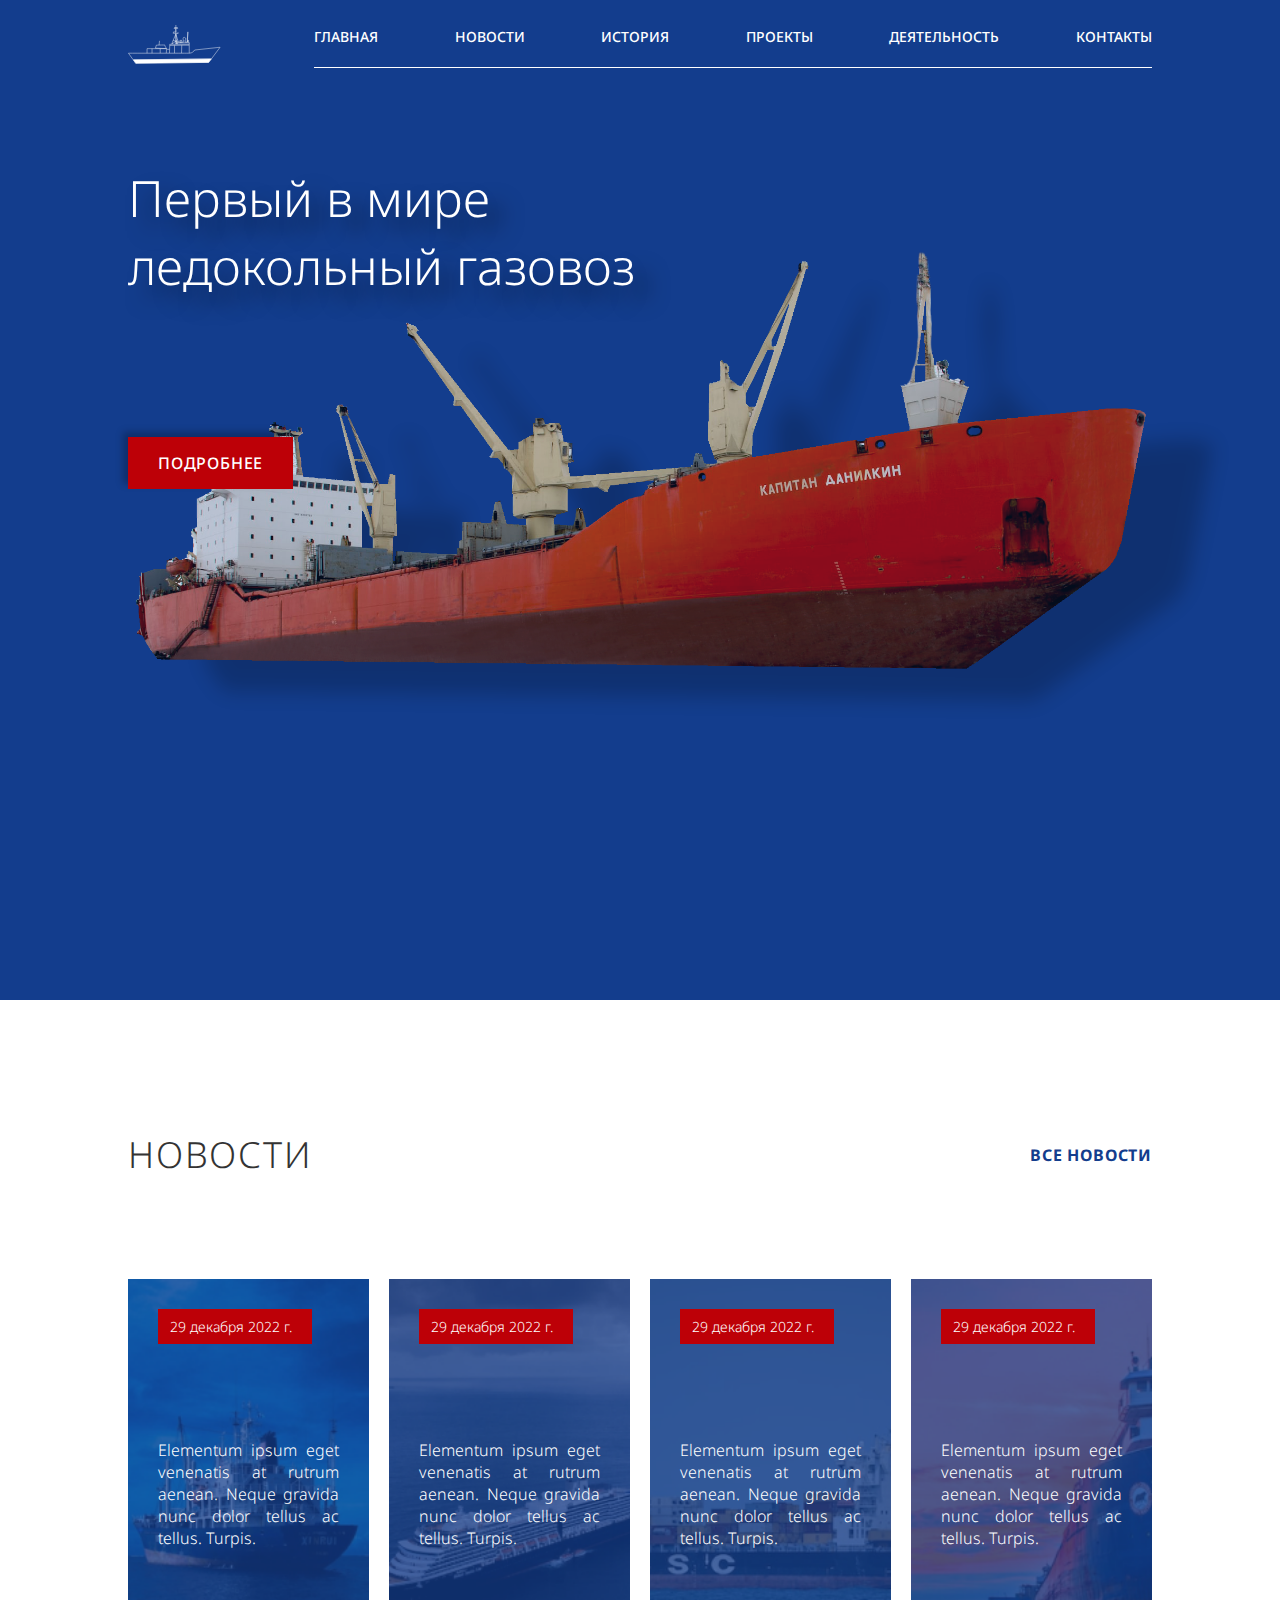
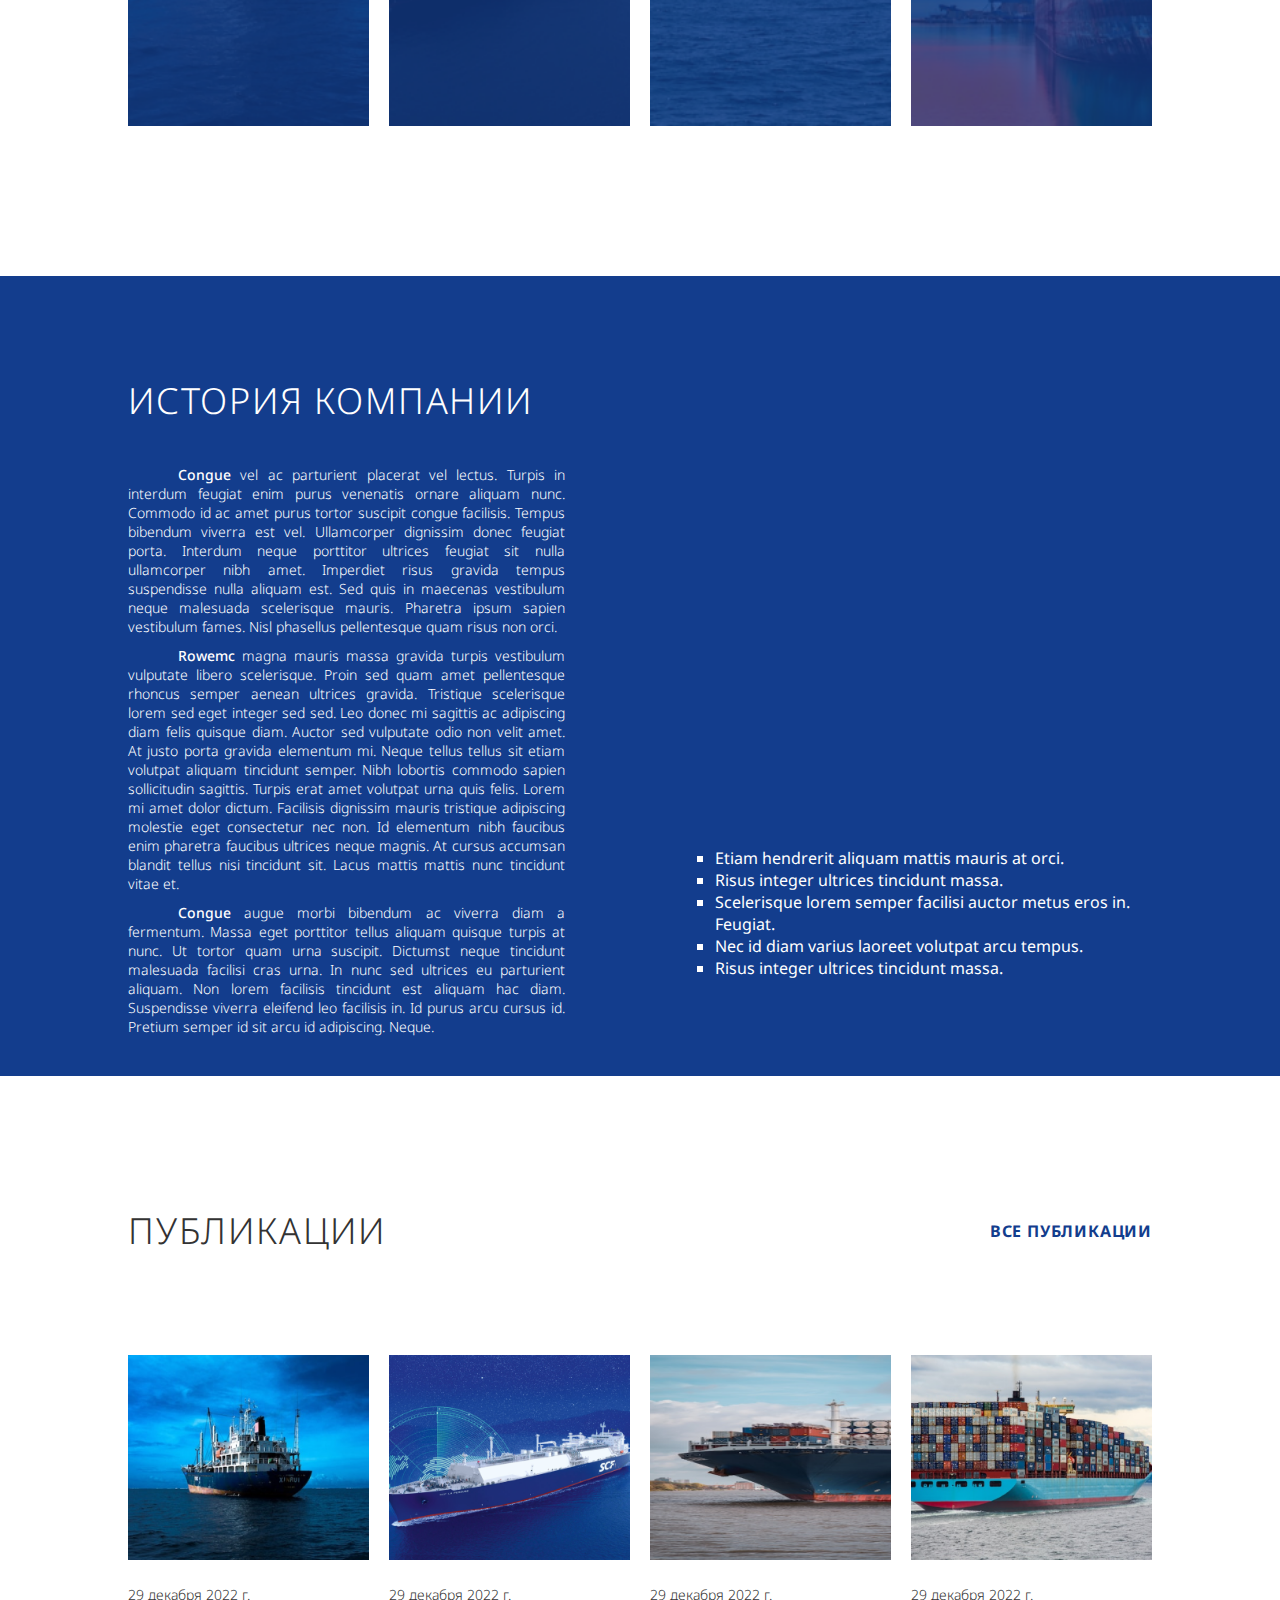
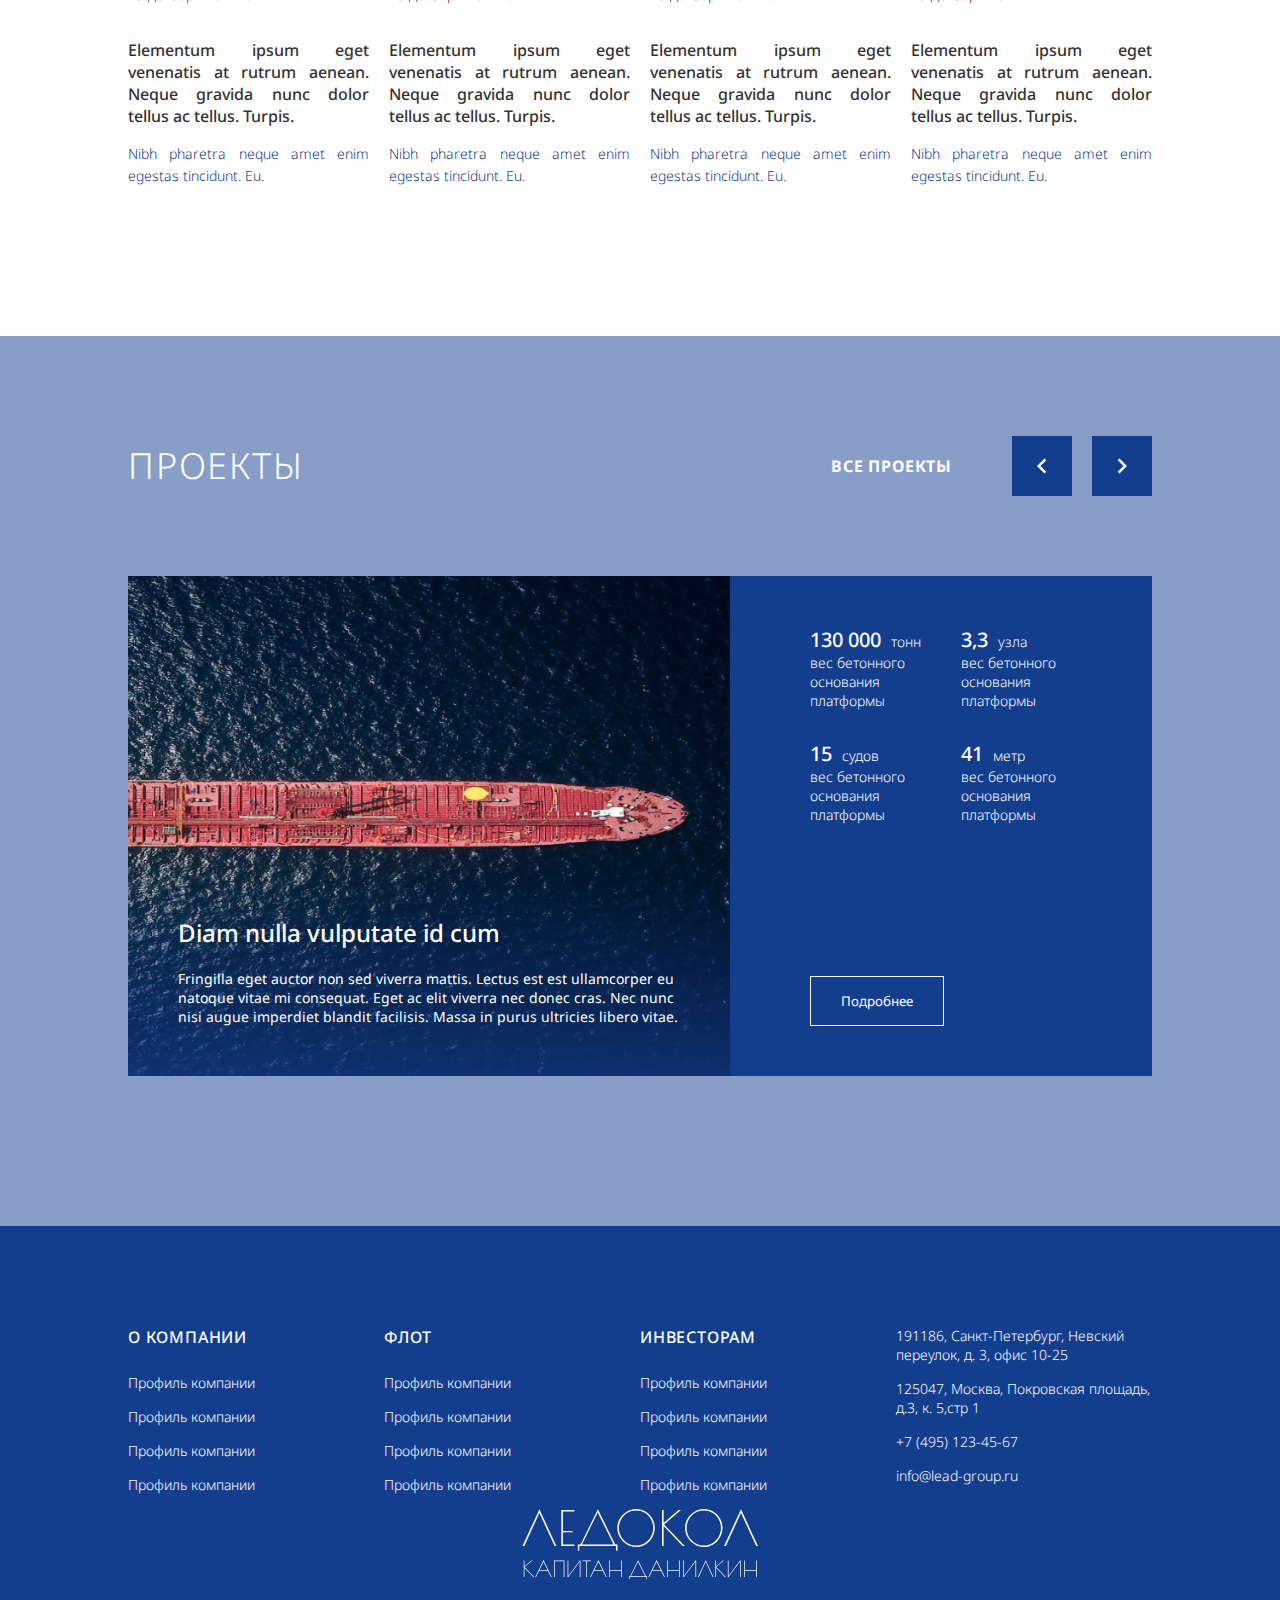
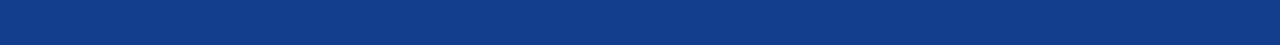
<file: index.html>
<!DOCTYPE html>
<html lang="en">
<head>
    <meta charset="UTF-8">
    <meta name="viewport" content="width=device-width, initial-scale=1.0">
    <link rel="preconnect" href="https://fonts.googleapis.com">
    <link rel="preconnect" href="https://fonts.gstatic.com" crossorigin>
    <link href="https://fonts.googleapis.com/css2?family=Noto+Sans:wght@100;200;300;400;500;600&display=swap" rel="stylesheet">
    <link rel="stylesheet" type="text/css" href="style/main.css"></link>
    <link rel="stylesheet" media"only screen and (max-width:1200px)" href="style/main-media.css">
    <link rel="icon" type="image/svg" href="image/icon.svg">
    <title>Главная</title>
</head>
<body>
    <header>
        <section id="main">
            <div class="header__head">
                <div class="head__logo" >
                    <img src="image/logo3.svg" alt="logo">
                </div>
                <nav class="header__menu">
                    <ul class="menu menu_visible">
                        <li class="menu__item"><a href="#main">Главная</a></li>
                        <li class="menu__item"><a href="#news">Новости</a></li>
                        <li class="menu__item"><a href="#history">История</a></li>
                        <li class="menu__item"><a href="#projects">Проекты</a></li>
                        <li class="menu__item"><a href="html/works.html">Деятельность</a></li>
                        <li class="menu__item"><a href="html/contacts.html">Контакты</a></li>
                    </ul>
                </nav>
                <div class="hamburger__menu">
                    <input id="menu__toggle" type="checkbox" />
                    <label class="menu__btn" for="menu__toggle">
                      <span></span>
                    </label>
                
                    <ul class="menu__box">
                        <li><a class="menu__item" href="#main">Главная</a></li>
                        <li><a class="menu__item" href="#news">Новости</a></li>
                        <li><a class="menu__item" href="#history">История</a></li>
                        <li><a class="menu__item" href="#projects">Проекты</a></li>
                        <li><a class="menu__item" href="html/works.html">Деятельность</a></li>
                        <li><a class="menu__item" href="html/contacts.html">Контакты</a></li>
                    </ul>
                </div>
            </div>
            
            <div class="header__container">
                <div class="container__container">
                    <h1 class="container__h1"><span>Первый в мире</span> ледокольный газовоз</h1>
                    <div class="container__text">
                        Et elementum penatibus lacinia eget ut amet lorem. Id lectus magna quis odio in. In mi vitae ultrices et luctus eu gravida tincidunt cras. Quisque pellentesque mollis ut sed.
                    </div>
                    <button class="container__button_more">Подробнее</button>
                    <div class="container__slider_nav" id="header__slider_nav">
                        <button class="slider_nav__button left">
                            <img src="image/btn_left.svg" alt="<">
                        </button>
                        <button class="slider_nav__button right">
                            <img src="image/btn_right.svg" alt=">">
                        </button>
                    </div>
                    <div class="container__board">
                        <h3 class="board__title">Танкер-газовоз СПГ <span>«КАПИТАН ДАНИЛКИН»</span> </h3>
                        <div class="board__content">
                            <div class="board__content__items">
                                <p class="">Грузовместимость: <span>172 600м3</span></p>
                                <p class="">Ледопроходимость: <span>2,1 м</span></p>
                                <p class="">Ледовый класс: <span>Arc7</span></p>
                            </div>
                            <div class="board__content__img">
                                <img src="image/board_ship.svg" alt="ship">
                            </div>
                        </div>
                    </div>
                </div>
                <div class="ship_animated">
                    <img src="image/ship_animated.png" alt="">
                </div>   
            </div>
            
        </section>
    </header>
    <main>
        <section id="news" class="section__news">
            <div class="news__header">
                <h2 class="news__header_h2">Новости</h2>
                <h4 class="news__header_h4"><a href="#">Все новости</a></h4>
            </div>
            <div class="news__content">
                <div class="news__content_block" style="background: 50%/ cover no-repeat url(/image/news_1.png);">
                    <div class="block__date">29 декабря 2022 г.</div>
                    <div class="block__text">
                        <p>
                            Elementum ipsum eget venenatis at rutrum aenean. Neque gravida nunc dolor tellus ac tellus. Turpis.
                        </p>
                        <p>
                            <span>Euismod nunc vel sit orci odio eget semper pharetra risus. Nibh pharetra neque amet enim egestas tincidunt. Eu.</span>
                        </p>  
                    </div>
                </div>
                <div class="news__content_block hide" style="background: 50%/ cover no-repeat url(/image/news_2.png);">
                    <div class="block__date">29 декабря 2022 г.</div>
                    <div class="block__text">
                        <p>
                            Elementum ipsum eget venenatis at rutrum aenean. Neque gravida nunc dolor tellus ac tellus. Turpis.
                        </p>
                        <p>
                            <span>Euismod nunc vel sit orci odio eget semper pharetra risus. Nibh pharetra neque amet enim egestas tincidunt. Eu.</span>
                        </p>  
                    </div>
                </div>
                <div class="news__content_block hide"  style="background: 50%/ cover no-repeat url(/image/news_3.png);">
                    <div class="block__date">29 декабря 2022 г.</div>
                    <div class="block__text">
                        <p>
                            Elementum ipsum eget venenatis at rutrum aenean. Neque gravida nunc dolor tellus ac tellus. Turpis.
                        </p>
                        <p>
                            <span>Euismod nunc vel sit orci odio eget semper pharetra risus. Nibh pharetra neque amet enim egestas tincidunt. Eu.</span>
                        </p>  
                    </div>
                </div>
                <div class="news__content_block hide" style="background: 50%/ cover no-repeat url(/image/news_4.png);">
                    <div class="block__date">29 декабря 2022 г.</div>
                    <div class="block__text">
                        <p>
                            Elementum ipsum eget venenatis at rutrum aenean. Neque gravida nunc dolor tellus ac tellus. Turpis.
                        </p>
                        <p>
                            <span>Euismod nunc vel sit orci odio eget semper pharetra risus. Nibh pharetra neque amet enim egestas tincidunt. Eu.</span>
                        </p>  
                    </div>
                </div>
            </div>
        </section>
        <section id="history" class="section__history">
            <div class="history__container">
                <div class="history__header">
                    <h2>История компании</h2>
                </div>
                <div class="history__content">
                    <div class="history__content_block">
                        <p>
                            <span>Congue</span> vel ac parturient placerat vel lectus. Turpis in interdum feugiat enim purus venenatis ornare aliquam nunc. Commodo id ac amet purus tortor suscipit congue facilisis. Tempus bibendum viverra est vel. Ullamcorper dignissim donec feugiat porta. Interdum neque porttitor ultrices feugiat sit nulla ullamcorper nibh amet. Imperdiet risus gravida tempus suspendisse nulla aliquam est. Sed quis in maecenas vestibulum neque malesuada scelerisque mauris. Pharetra ipsum sapien vestibulum fames. Nisl phasellus pellentesque quam risus non orci.
                        </p> 
                        <p>
                            <span>Rowemc</span> magna mauris massa gravida turpis vestibulum vulputate libero scelerisque. Proin sed quam amet pellentesque rhoncus semper aenean ultrices gravida. Tristique scelerisque lorem sed eget integer sed sed. Leo donec mi sagittis ac adipiscing diam felis quisque diam. Auctor sed vulputate odio non velit amet. At justo porta gravida elementum mi. Neque tellus tellus sit etiam volutpat aliquam tincidunt semper. Nibh lobortis commodo sapien sollicitudin sagittis. Turpis erat amet volutpat urna quis felis. Lorem mi amet dolor dictum. Facilisis dignissim mauris tristique adipiscing molestie eget consectetur nec non. Id elementum nibh faucibus enim pharetra faucibus ultrices neque magnis. At cursus accumsan blandit tellus nisi tincidunt sit. Lacus mattis mattis nunc tincidunt vitae et.
                        </p>
                        <p>
                            <span>Congue</span> augue morbi bibendum ac viverra diam a fermentum. Massa eget porttitor tellus aliquam quisque turpis at nunc. Ut tortor quam urna suscipit. Dictumst neque tincidunt malesuada facilisi cras urna. In nunc sed ultrices eu parturient aliquam. Non lorem facilisis tincidunt est aliquam hac diam. Suspendisse viverra eleifend leo facilisis in. Id purus arcu cursus id. Pretium semper id sit arcu id adipiscing. Neque.
                        </p>
                    </div>
                    <div class="history__content_block">
                        <img src="image/history_line.png" alt="history">
                        <ul>
                            <li>Etiam hendrerit aliquam mattis mauris at orci.</li>
                            <li>Risus integer ultrices tincidunt massa.</li>
                            <li>Scelerisque lorem semper facilisi auctor metus eros in. Feugiat.</li>
                            <li>Nec id diam varius laoreet volutpat arcu tempus.</li>
                            <li>Risus integer ultrices tincidunt massa.</li>
                        </ul>
                    </div>
                </div>
            </div>
        </section>
        <section class="section__publish">
            <div class="publish__header">
                <h2 class="publish__header_h2">Публикации</h2>
                <h4 class="publish__header_h4"><a href="#">Все публикации</a></h4>
            </div>
            <div class="publish__content">
                <div class="publish__content_block" >
                    <div class="block__image">
                        <img src="image/publish_1.png" alt="">
                    </div>
                    <div class="block__date">29 декабря 2022 г.</div>
                    <div class="block__text">
                        <p>
                            Elementum ipsum eget venenatis at rutrum aenean. Neque gravida nunc dolor tellus ac tellus. Turpis.
                        </p> 
                        <p>
                            <a href="">Nibh pharetra neque amet enim egestas tincidunt. Eu.</a>
                        </p> 
                    </div>
                </div>
                <div class="publish__content_block hide" >
                    <div class="block__image">
                        <img src="image/publish_2.png" alt="">
                    </div>
                    <div class="block__date">29 декабря 2022 г.</div>
                    <div class="block__text">
                        <p>
                            Elementum ipsum eget venenatis at rutrum aenean. Neque gravida nunc dolor tellus ac tellus. Turpis.
                        </p> 
                        <p>
                            <a href="">Nibh pharetra neque amet enim egestas tincidunt. Eu.</a>
                        </p> 
                    </div>
                </div>
                <div class="publish__content_block hide" >
                    <div class="block__image">
                        <img src="image/publish_3.png" alt="">
                    </div>
                    <div class="block__date">29 декабря 2022 г.</div>
                    <div class="block__text">
                        <p>
                            Elementum ipsum eget venenatis at rutrum aenean. Neque gravida nunc dolor tellus ac tellus. Turpis.
                        </p> 
                        <p>
                            <a href="">Nibh pharetra neque amet enim egestas tincidunt. Eu.</a>
                        </p> 
                    </div>
                </div>
                <div class="publish__content_block hide" >
                    <div class="block__image">
                        <img src="image/publish_4.png" alt="">
                    </div>
                    <div class="block__date">29 декабря 2022 г.</div>
                    <div class="block__text">
                        <p>
                            Elementum ipsum eget venenatis at rutrum aenean. Neque gravida nunc dolor tellus ac tellus. Turpis.
                        </p> 
                        <p>
                            <a href="">Nibh pharetra neque amet enim egestas tincidunt. Eu.</a>
                        </p> 
                    </div>
                </div>
            </div>
        </section>
        <section id="projects" class="section__projects">
            <div class="projects__container">
                <div class="projects__header">
                    <h2 class="projects__header_h2">Проекты</h2>
                    <h4 class="projects__header_h4"><a href="#">Все проекты</a></h4>
                    <div class="container__slider_nav" id="projects__slider_nav">
                        <button class="slider_nav__button left">
                            <img src="image/btn_left.svg" alt="<">
                        </button>
                        <button class="slider_nav__button right">
                            <img src="image/btn_right.svg" alt=">">
                        </button>
                    </div>
                </div>
                <div class="projects__content">
                    <div class="projects__content_block" >
                        <div class="block__title" style="background: 50%/ cover no-repeat url(/image/projects_1.png);">
                            <div class="title_text">
                                <h2>Diam nulla vulputate id cum</h2>
                                <p>Fringilla eget auctor non sed viverra mattis. Lectus est est ullamcorper eu natoque vitae mi consequat. Eget ac elit viverra nec donec cras. Nec nunc nisi augue imperdiet blandit facilisis. Massa in purus ultricies libero vitae.</p>
                            </div>
                        </div>
                        <div class="block__info">
                            <div class="block__info_content">
                                <div class="content_item">
                                    <p><span>130 000</span>тонн</p>
                                    <p>вес бетонного основания платформы</p>
                                </div>
                                <div class="content_item">
                                    <p><span>3,3</span>узла</p>
                                    <p>вес бетонного основания платформы</p>
                                </div>
                                <div class="content_item">
                                    <p><span>15</span>судов</p>
                                    <p>вес бетонного основания платформы</p>
                                </div>
                                <div class="content_item">
                                    <p><span>41</span>метр</p>
                                    <p>вес бетонного основания платформы</p>
                                </div>
                            </div>
                            <button class="block__info_button">Подробнее</button>  
                        </div>
                    </div>
                </div>
            </div>
        </section>
    </main>
    <footer>
        <section id="footer">
            <div class="footer__container">
                
                <div class="footer__content">
                    <div class="block">
                        <h5>О компании</h5>
                        <p><a href="">Профиль компании</a></p>
                        <p><a href="">Профиль компании</a></p>
                        <p><a href="">Профиль компании</a></p>
                        <p><a href="">Профиль компании</a></p>
                    </div>
                    <div class="block">
                        <h5>Флот</h5>
                        <p><a href="">Профиль компании</a></p>
                        <p><a href="">Профиль компании</a></p>
                        <p><a href="">Профиль компании</a></p>
                        <p><a href="">Профиль компании</a></p>
                    </div>
                    <div class="block">
                        <h5>Инвесторам</h5>
                        <p><a href="">Профиль компании</a></p>
                        <p><a href="">Профиль компании</a></p>
                        <p><a href="">Профиль компании</a></p>
                        <p><a href="">Профиль компании</a></p>
                    </div>
                    <div class="block">
                        <p>191186, Санкт-Петербург, Невский переулок, д. 3, офис 10-25</p>
                        <p>125047, Москва, Покровская площадь, д.3, к. 5,стр 1</p>
                        <p>+7 (495) 123-45-67</p>
                        <p><span>info@lead-group.ru</span></p>
                        
                    </div>
                </div>
                <div class="footer__title">
                    <img src="image/logo2.svg" alt="logo">
                </div>
            </div>
        </section>
    </footer>
</body>
</html>
</file>
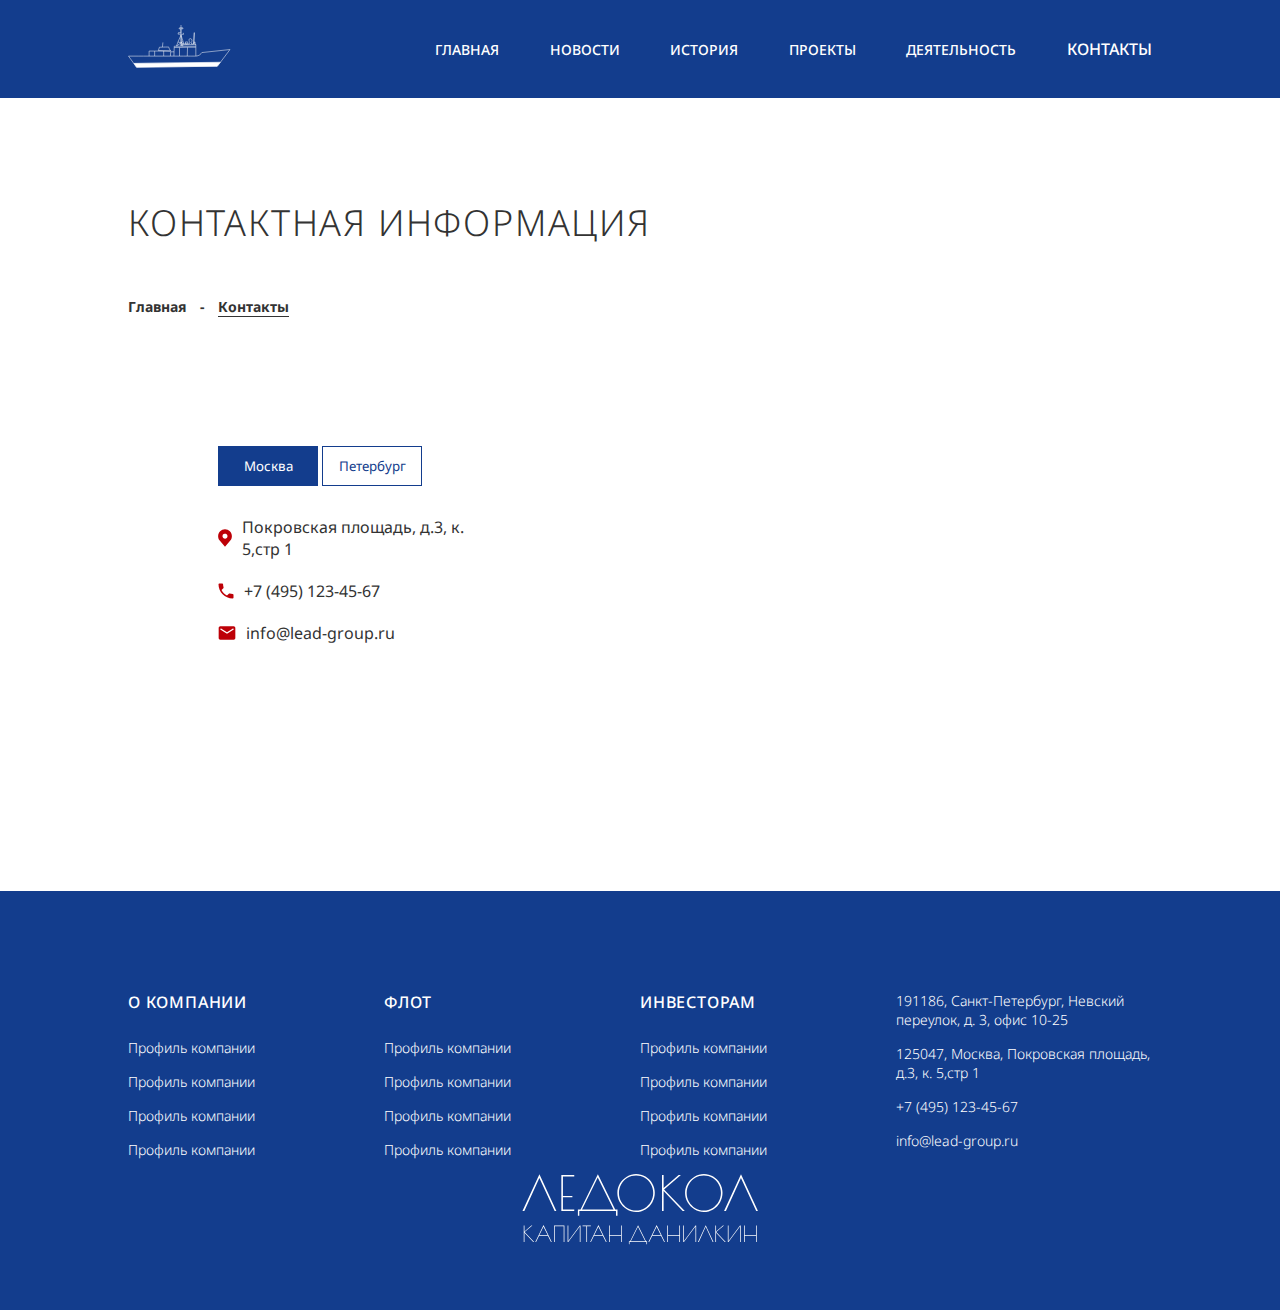
<file: html/contacts.html>
<!DOCTYPE html>
<html lang="en">
<head>
    <meta charset="UTF-8">
    <meta name="viewport" content="width=device-width, initial-scale=1.0">
    <link rel="preconnect" href="https://fonts.googleapis.com">
    <link rel="preconnect" href="https://fonts.gstatic.com" crossorigin>
    <link href="https://fonts.googleapis.com/css2?family=Noto+Sans:wght@100;200;300;400;500;600&display=swap" rel="stylesheet">
    <link rel="stylesheet" type="text/css" href="../style/contacts.css"></link>
    <link rel="stylesheet" media"only screen and (max-width:1200px)" href="../style/contacts-media.css">
    <link rel="icon" type="image/svg" href="../image/icon.svg">
    <title>Контакты</title>
</head>
<body>
    <header>
        <section id="main">
            <div class="header__head">
                <div class="head__logo" >
                    <img src="../image/logo3.svg" alt="logo">
                </div>
                <nav class="header__menu">
                    <ul class="menu menu_visible">
                        <li class="menu__item"><a href="../index.html">Главная</a></li>
                        <li class="menu__item"><a href="../index.html#news">Новости</a></li>
                        <li class="menu__item"><a href="../index.html#history">История</a></li>
                        <li class="menu__item"><a href="../index.html#projects">Проекты</a></li>
                        <li class="menu__item"><a href="works.html">Деятельность</a></li>
                        <li class="menu__item"><a href="../index.html#contacts" class="tek">Контакты</a></li>
                    </ul>
                </nav>
                <div class="hamburger__menu">
                    <input id="menu__toggle" type="checkbox" />
                    <label class="menu__btn" for="menu__toggle">
                      <span></span>
                    </label>
                
                    <ul class="menu__box">
                        <li ><a class="menu__item" href="../index.html">Главная</a></li>
                        <li ><a class="menu__item" href="../index.html#news">Новости</a></li>
                        <li ><a class="menu__item" href="../index.html#history">История</a></li>
                        <li ><a class="menu__item" href="../index.html#projects">Проекты</a></li>
                        <li><a class="menu__item" href="../html/works.html">Деятельность</a></li>
                        <li><a class="menu__item" href="">Контакты</a></li>
                    </ul>
                </div>
            </div> 
        </section>
    </header>
    <main>
        <section id="contacts" class="section__contacts">
            <div class="contacts__container">
                <div class="contacts__header">
                    <h2>Контактная информация</h2>
                    <h5>
                        <a href="/">Главная</a>
                        <span>-</span>
                        <a href="" class="tek">Контакты</a>
                    </h5>
                </div>                 
                <div class="contacts__content">
                    <div class="contacts__content_block">
                        <iframe src="https://yandex.ru/map-widget/v1/?um=constructor%3A9d58d9047417d7c567f9e7c6d745ef88a06f3f341d228c6ceffce212ecf35ea4&amp;source=constructor" width="1000" height="500" frameborder="0"></iframe>
                        <div class="block_info">
                            <button>Москва</button>
                            <button class="tek">Петербург</button>
                            <div class="info_item">
                                <img src="../image/teg.svg" alt="">
                                <p>Покровская площадь, д.3, к. 5,стр 1</p>
                            </div>
                            <div class="info_item">
                                <img src="../image/phone.svg" alt="">
                                <p>+7 (495) 123-45-67</p>
                            </div>
                            <div class="info_item">
                                <img src="../image/email.svg" alt="">
                                <p>info@lead-group.ru</p>
                            </div>
                        </div>
                    </div>
                </div>
            </div>
        </section>
    </main>
    <footer>
        <section id="footer">
            <div class="footer__container">
                
                <div class="footer__content">
                    <div class="block">
                        <h5>О компании</h5>
                        <p><a href="">Профиль компании</a></p>
                        <p><a href="">Профиль компании</a></p>
                        <p><a href="">Профиль компании</a></p>
                        <p><a href="">Профиль компании</a></p>
                    </div>
                    <div class="block">
                        <h5>Флот</h5>
                        <p><a href="">Профиль компании</a></p>
                        <p><a href="">Профиль компании</a></p>
                        <p><a href="">Профиль компании</a></p>
                        <p><a href="">Профиль компании</a></p>
                    </div>
                    <div class="block">
                        <h5>Инвесторам</h5>
                        <p><a href="">Профиль компании</a></p>
                        <p><a href="">Профиль компании</a></p>
                        <p><a href="">Профиль компании</a></p>
                        <p><a href="">Профиль компании</a></p>
                    </div>
                    <div class="block">
                        <p>191186, Санкт-Петербург, Невский переулок, д. 3, офис 10-25</p>
                        <p>125047, Москва, Покровская площадь, д.3, к. 5,стр 1</p>
                        <p>+7 (495) 123-45-67</p>
                        <p><span>info@lead-group.ru</span></p>
                    </div>
                </div>
                <div class="footer__title">
                    <img src="../image/logo2.svg" alt="logo">
                </div>
            </div>
        </section>
    </footer>
</body>
</html>
</file>
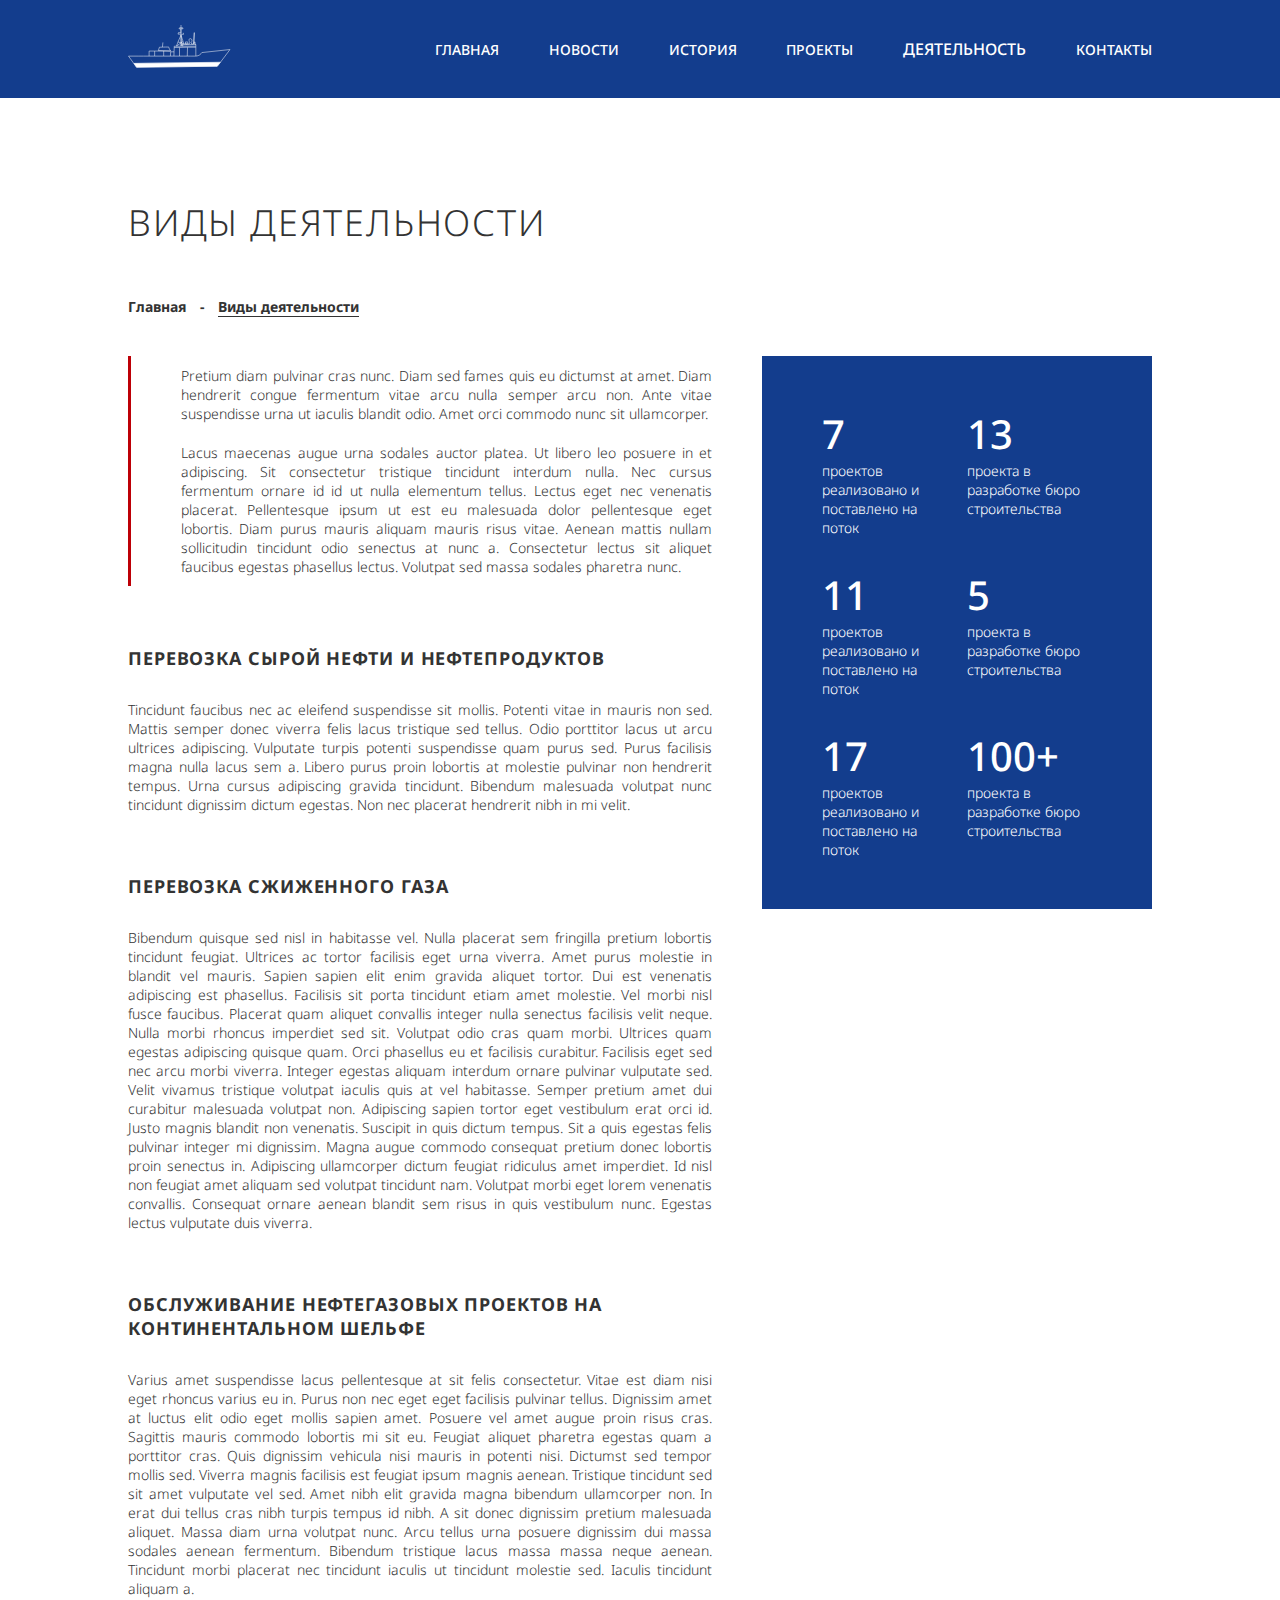
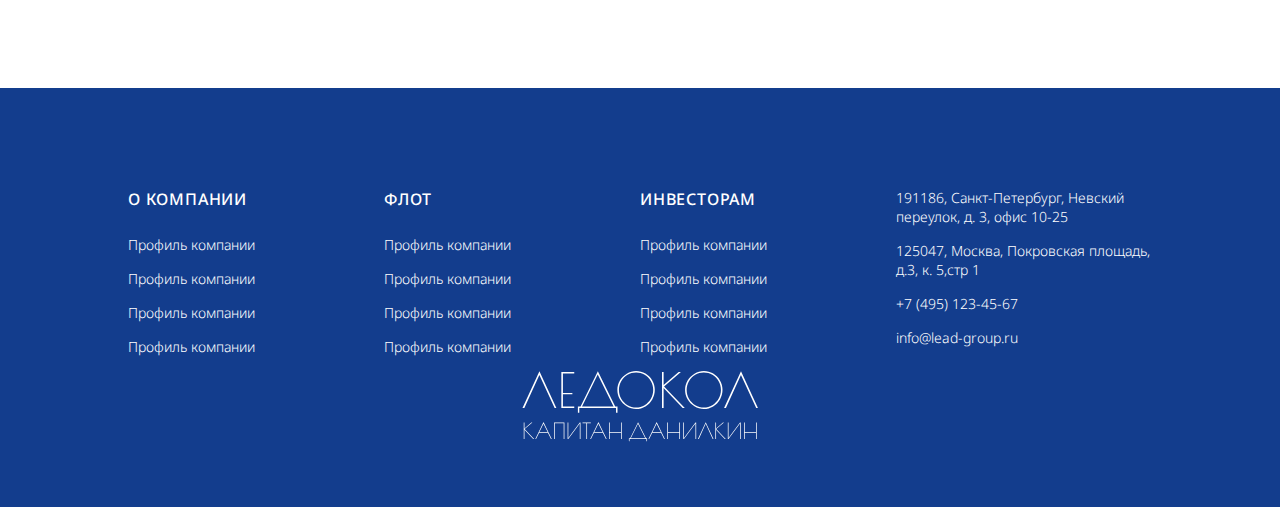
<file: html/works.html>
<!DOCTYPE html>
<html lang="en">
<head>
    <meta charset="UTF-8">
    <meta name="viewport" content="width=device-width, initial-scale=1.0">
    <link rel="preconnect" href="https://fonts.googleapis.com">
    <link rel="preconnect" href="https://fonts.gstatic.com" crossorigin>
    <link href="https://fonts.googleapis.com/css2?family=Noto+Sans:wght@100;200;300;400;500;600&display=swap" rel="stylesheet">
    <link rel="stylesheet" type="text/css" href="../style/works.css"></link>
    <link rel="stylesheet" media"only screen and (max-width:1200px)" href="../style/works-media.css">
    <link rel="icon" type="image/svg" href="../image/icon.svg">
    <title>Деятельность</title>
</head>
<body>
    <header>
        <section id="main">
            <div class="header__head">
                <div class="head__logo" >
                    <img src="../image/logo3.svg" alt="logo">
                </div>
                <nav class="header__menu">
                    <ul class="menu menu_visible">
                        <li class="menu__item"><a href="../index.html">Главная</a></li>
                        <li class="menu__item"><a href="../index.html#news">Новости</a></li>
                        <li class="menu__item"><a href="../index.html#history">История</a></li>
                        <li class="menu__item"><a href="../index.html#projects">Проекты</a></li>
                        <li class="menu__item"><a href="" class="tek">Деятельность</a></li>
                        <li class="menu__item"><a href="./contacts.html">Контакты</a></li>
                    </ul>
                </nav>
                <div class="hamburger__menu">
                    <input id="menu__toggle" type="checkbox" />
                    <label class="menu__btn" for="menu__toggle">
                      <span></span>
                    </label>
                
                    <ul class="menu__box">
                        <li ><a class="menu__item" href="../index.html">Главная</a></li>
                        <li ><a class="menu__item" href="../index.html#news">Новости</a></li>
                        <li ><a class="menu__item" href="../index.html#history">История</a></li>
                        <li ><a class="menu__item" href="../index.html#projects">Проекты</a></li>
                        <li><a class="menu__item" href="">Деятельность</a></li>
                        <li><a class="menu__item" href="../html/contacts.html">Контакты</a></li>
                    </ul>
                </div>
            </div> 
        </section>
    </header>
    <main>
        <section id="works" class="section__works">
            <div class="works__container">
                <div class="works__header">
                    <h2>Виды деятельности</h2>
                    <h5>
                        <a href="/">Главная</a>
                        <span>-</span>
                        <a href="" class="tek">Виды деятельности</a>
                    </h5>
                </div>
                    
                <div class="works__content">
                    
                    <div class="works__content_block">
                        
                        <div class="text important">
                            <p>
                                Pretium diam pulvinar cras nunc. Diam sed fames quis eu dictumst at amet. Diam hendrerit congue fermentum vitae arcu nulla semper arcu non. Ante vitae suspendisse urna ut iaculis blandit odio. Amet orci commodo nunc sit ullamcorper.
                            </p>
                            <p>
                                Lacus maecenas augue urna sodales auctor platea. Ut libero leo posuere in et adipiscing. Sit consectetur tristique tincidunt interdum nulla. Nec cursus fermentum ornare id id ut nulla elementum tellus. Lectus eget nec venenatis placerat. Pellentesque ipsum ut est eu malesuada dolor pellentesque eget lobortis. Diam purus mauris aliquam mauris risus vitae. Aenean mattis nullam sollicitudin tincidunt odio senectus at nunc a. Consectetur lectus sit aliquet faucibus egestas phasellus lectus. Volutpat sed massa sodales pharetra nunc.
                            </p>
                        </div>
                        <div class="text">
                            <h5>Перевозка сырой нефти и нефтепродуктов</h5>
                            <p>
                                Tincidunt faucibus nec ac eleifend suspendisse sit mollis. Potenti vitae in mauris non sed. Mattis semper donec viverra felis lacus tristique sed tellus. Odio porttitor lacus ut arcu ultrices adipiscing. Vulputate turpis potenti suspendisse quam purus sed. Purus facilisis magna nulla lacus sem a. Libero purus proin lobortis at molestie pulvinar non hendrerit tempus. Urna cursus adipiscing gravida tincidunt. Bibendum malesuada volutpat nunc tincidunt dignissim dictum egestas. Non nec placerat hendrerit nibh in mi velit.
                            </p>
                        </div>
                        <div class="text">
                            <h5>Перевозка сжиженного газа</h5>
                            <p>
                                Bibendum quisque sed nisl in habitasse vel. Nulla placerat sem fringilla pretium lobortis tincidunt feugiat. Ultrices ac tortor facilisis eget urna viverra. Amet purus molestie in blandit vel mauris. Sapien sapien elit enim gravida aliquet tortor. Dui est venenatis adipiscing est phasellus. Facilisis sit porta tincidunt etiam amet molestie. Vel morbi nisl fusce faucibus.
                                Placerat quam aliquet convallis integer nulla senectus facilisis velit neque. Nulla morbi rhoncus imperdiet sed sit. Volutpat odio cras quam morbi. Ultrices quam egestas adipiscing quisque quam. Orci phasellus eu et facilisis curabitur. Facilisis eget sed nec arcu morbi viverra.
                                Integer egestas aliquam interdum ornare pulvinar vulputate sed. Velit vivamus tristique volutpat iaculis quis at vel habitasse. Semper pretium amet dui curabitur malesuada volutpat non. Adipiscing sapien tortor eget vestibulum erat orci id. Justo magnis blandit non venenatis. Suscipit in quis dictum tempus. Sit a quis egestas felis pulvinar integer mi dignissim. Magna augue commodo consequat pretium donec lobortis proin senectus in. Adipiscing ullamcorper dictum feugiat ridiculus amet imperdiet. Id nisl non feugiat amet aliquam sed volutpat tincidunt nam. Volutpat morbi eget lorem venenatis convallis. Consequat ornare aenean blandit sem risus in quis vestibulum nunc. Egestas lectus vulputate duis viverra.
                            </p>
                        </div>
                        <div class="text">
                            <h5>Обслуживание нефтегазовых проектов на континентальном шельфе</h5>
                            <p>
                                Varius amet suspendisse lacus pellentesque at sit felis consectetur. Vitae est diam nisi eget rhoncus varius eu in. Purus non nec eget eget facilisis pulvinar tellus. Dignissim amet at luctus elit odio eget mollis sapien amet. Posuere vel amet augue proin risus cras. Sagittis mauris commodo lobortis mi sit eu. Feugiat aliquet pharetra egestas quam a porttitor cras. Quis dignissim vehicula nisi mauris in potenti nisi. Dictumst sed tempor mollis sed. Viverra magnis facilisis est feugiat ipsum magnis aenean. Tristique tincidunt sed sit amet vulputate vel sed.
                                Amet nibh elit gravida magna bibendum ullamcorper non. In erat dui tellus cras nibh turpis tempus id nibh. A sit donec dignissim pretium malesuada aliquet. Massa diam urna volutpat nunc. Arcu tellus urna posuere dignissim dui massa sodales aenean fermentum. Bibendum tristique lacus massa massa neque aenean. Tincidunt morbi placerat nec tincidunt iaculis ut tincidunt molestie sed. Iaculis tincidunt aliquam a.
                            </p>
                        </div>
                    </div>
                    <div class="works__content_block">
                        
                        <div class="block__info_content">
                            <div class="content_item">
                                <p><span>7</span></p>
                                <p>проектов реализовано и поставлено на поток </p>
                            </div>
                            <div class="content_item">
                                <p><span>13</span></p>
                                <p>проекта в разработке бюро строительства</p>
                            </div>
                            <div class="content_item">
                                <p><span>11</span></p>
                                <p>проектов реализовано и поставлено на поток </p>
                            </div>
                            <div class="content_item">
                                <p><span>5</span></p>
                                <p>проекта в разработке бюро строительства</p>
                            </div>
                            <div class="content_item">
                                <p><span>17</span></p>
                                <p>проектов реализовано и поставлено на поток </p>
                            </div>
                            <div class="content_item">
                                <p><span>100+</span></p>
                                <p>проекта в разработке бюро строительства</p>
                            </div>
                        </div>
                        
                    </div>
                </div>
            </div>
        </section>
    </main>
    <footer>
        <section id="footer">
            <div class="footer__container">
                
                <div class="footer__content">
                    <div class="block">
                        <h5>О компании</h5>
                        <p><a href="">Профиль компании</a></p>
                        <p><a href="">Профиль компании</a></p>
                        <p><a href="">Профиль компании</a></p>
                        <p><a href="">Профиль компании</a></p>
                    </div>
                    <div class="block">
                        <h5>Флот</h5>
                        <p><a href="">Профиль компании</a></p>
                        <p><a href="">Профиль компании</a></p>
                        <p><a href="">Профиль компании</a></p>
                        <p><a href="">Профиль компании</a></p>
                    </div>
                    <div class="block">
                        <h5>Инвесторам</h5>
                        <p><a href="">Профиль компании</a></p>
                        <p><a href="">Профиль компании</a></p>
                        <p><a href="">Профиль компании</a></p>
                        <p><a href="">Профиль компании</a></p>
                    </div>
                    <div class="block">
                        <p>191186, Санкт-Петербург, Невский переулок, д. 3, офис 10-25</p>
                        <p>125047, Москва, Покровская площадь, д.3, к. 5,стр 1</p>
                        <p>+7 (495) 123-45-67</p>
                        <p><span>info@lead-group.ru</span></p>
                    </div>
                </div>
                <div class="footer__title">
                    <img src="../image/logo2.svg" alt="logo">
                </div>
            </div>
        </section>
    </footer>
</body>
</html>
</file>
<file: style/main.css>
* {
  margin: 0;
  padding: 0;
  font-family: "Noto Sans", sans-serif;
}

html, body {
  box-sizing: border-box;
  z-index: -1;
  background: #fff;
}

header {
  height: 100vh;
  color: #ffffff;
  background: #133D8D;
  padding-bottom: 100px;
  overflow: hidden;
}
header section {
  width: 80%;
  margin: 0 auto;
}
header section .header__head {
  display: flex;
  align-items: center;
  justify-content: space-between;
  padding: 25px 0px;
  position: relative;
}
header section .header__head .head__logo img {
  width: 50%;
  -o-object-fit: scale-down;
     object-fit: scale-down;
}
header section .header__head .header__menu {
  width: 90%;
}
header section .header__head .header__menu .menu {
  list-style: none;
  display: flex;
  justify-content: space-between;
  padding-bottom: 20px;
  border-bottom: 0.5px solid #fff;
}
header section .header__head .header__menu .menu a {
  text-decoration: none;
  color: #fff;
  font-weight: 500;
  font-size: 14px;
  text-transform: uppercase;
}
header section .header__head .header__menu .menu a:hover {
  border-bottom: 1px solid #fff;
}
header section .header__head .hamburger__menu {
  opacity: 0;
  z-index: 20;
  width: 26px;
  height: 26px;
  position: absolute;
  right: 0;
}
header section .header__head .hamburger__menu #menu__toggle {
  opacity: 0;
}
header section .header__head .hamburger__menu #menu__toggle:checked ~ .menu__box {
  right: 0 !important;
}
header section .header__head .hamburger__menu .menu__btn {
  z-index: 30;
  width: 100%;
  height: 100%;
  cursor: pointer;
}
header section .header__head .hamburger__menu .menu__btn > span,
header section .header__head .hamburger__menu .menu__btn > span::before,
header section .header__head .hamburger__menu .menu__btn > span::after {
  display: block;
  position: absolute;
  width: 100%;
  height: 2px;
  background-color: #ffffff;
  transition-duration: 0.25s;
}
header section .header__head .hamburger__menu .menu__btn > span::before {
  content: "";
  top: -8px;
}
header section .header__head .hamburger__menu .menu__btn > span::after {
  content: "";
  top: 8px;
}
header section .header__head .hamburger__menu .menu__box {
  display: block;
  position: fixed;
  top: 0;
  right: -100%;
  width: 300px;
  height: 100%;
  margin: 0;
  padding: 80px 0;
  list-style: none;
  background-color: #ECEFF1;
  box-shadow: 2px 2px 6px rgba(0, 0, 0, 0.4);
  transition-duration: 0.25s;
}
header section .header__head .hamburger__menu .menu__box:not(:hover) {
  opacity: 0;
  right: -100%;
  position: relative;
  display: hide;
}
header section .header__head .hamburger__menu .menu__item {
  display: block;
  padding: 12px 24px;
  color: #333;
  font-family: "Roboto", sans-serif;
  font-size: 20px;
  font-weight: 600;
  text-decoration: none;
  transition-duration: 0.25s;
}
header section .header__head .hamburger__menu .menu__item:hover {
  background-color: #CFD8DC;
}
header section .header__container {
  position: relative;
  box-sizing: border-box;
  padding-top: 70px;
}
header section .header__container .container__container {
  position: relative;
  z-index: 10;
}
header section .header__container .container__container .container__h1 {
  width: 60%;
  font-weight: 300;
  font-size: 50px;
  text-shadow: 16px 14px 20px rgba(0, 0, 0, 0.5);
}
header section .header__container .container__container .container__h1 span {
  display: block;
}
header section .header__container .container__container .container__text {
  opacity: 0;
  transition: 2s;
  width: 40%;
  font-weight: 300;
  font-size: 14px;
  margin-top: 30px;
  padding-left: 30px;
  border-left: 3px solid #fff;
}
header section .header__container .container__container .container__button_more {
  padding: 15px 30px;
  background: #BD0007;
  font-weight: 500;
  font-size: 16px;
  line-height: 140%;
  letter-spacing: 0.05em;
  text-transform: uppercase;
  color: #fff;
  border: none;
  margin-top: 50px;
  box-shadow: -5px -5px 7px rgba(0, 0, 0, 0.25);
  transition: 0.5s ease;
}
header section .header__container .container__container .container__button_more:hover {
  scale: 1.2;
  box-shadow: none;
}
header section .header__container .container__container .container__slider_nav {
  opacity: 0;
  transition: 2s;
  margin-top: 70px;
  display: flex;
}
header section .header__container .container__container .container__slider_nav .slider_nav__button {
  width: 60px;
  height: 60px;
  display: flex;
  justify-content: center;
  align-items: center;
  background: #133D8D;
  border: none;
  margin-right: 20px;
  transition: 0.5s ease;
  border: 1px solid #fff;
}
header section .header__container .container__container .container__slider_nav .slider_nav__button:hover {
  scale: 1.2;
}
header section .header__container .container__container .container__board {
  opacity: 0;
  right: -100px;
  bottom: 0;
  width: 50%;
  position: absolute;
  background: rgba(51, 51, 51, 0.5);
  transition: 1.5s;
  padding: 30px 35px;
}
header section .header__container .container__container .container__board .board__title {
  letter-spacing: 0.05em;
  text-transform: uppercase;
  font-size: 14px;
  font-weight: 500;
  margin-bottom: 25px;
}
header section .header__container .container__container .container__board .board__content {
  display: flex;
}
header section .header__container .container__container .container__board .board__content .board__content__items {
  width: 50%;
  font-size: 14px;
  font-weight: 300;
}
header section .header__container .container__container .container__board .board__content .board__content__items p:not(:last-child) {
  padding-bottom: 15px;
}
header section .header__container .container__container .container__board .board__content .board__content__items span {
  float: right;
}
header section .header__container .container__container .container__board .board__content .board__content__img {
  width: 50%;
}
header section .header__container .container__container .container__board .board__content .board__content__img img {
  float: right;
}
header section .header__container .ship_animated {
  position: absolute;
  top: 150px;
  z-index: 5;
  width: 100%;
  opacity: 0.8;
  transition: 2s;
  left: 0;
}
header section .header__container .ship_animated img {
  width: 100%;
  filter: drop-shadow(67px 32px 10px rgba(0, 0, 0, 0.25));
}
header section .header__container:hover .container__container .container__text {
  opacity: 1;
}
header section .header__container:hover .container__container .container__slider_nav {
  opacity: 1;
}
header section .header__container:hover .container__container .container__board {
  opacity: 1;
  right: 0;
}
header section .header__container:hover .ship_animated {
  opacity: 0;
  left: -150px;
}

main {
  height: auto;
  color: #ffffff;
  overflow: hidden;
}
main .section__news {
  height: auto;
  width: 80%;
  margin: 0 auto;
}
main .section__news .news__header {
  display: flex;
  justify-content: space-between;
  align-items: center;
  color: #333333;
  margin-top: 130px;
}
main .section__news .news__header .news__header_h2 {
  font-weight: 300;
  font-size: 36px;
  letter-spacing: 0.05em;
  text-transform: uppercase;
}
main .section__news .news__header .news__header_h4 {
  letter-spacing: 0.05em;
  text-transform: uppercase;
}
main .section__news .news__header .news__header_h4 a {
  color: #133D8D;
  text-decoration: none;
}
main .section__news .news__header .news__header_h4 a:hover {
  border-bottom: 1px solid #133D8D;
}
main .section__news .news__content {
  display: grid;
  grid-template-columns: repeat(4, 1fr);
  grid-auto-rows: minmax(300px, auto);
  grid-column-gap: 20px;
  margin-top: 100px;
  margin-bottom: 150px;
}
main .section__news .news__content_block {
  padding: 30px;
}
main .section__news .news__content_block .block__date {
  width: 130px;
  height: auto;
  background: #BD0007;
  font-weight: 300;
  font-size: 14px;
  padding: 8px 12px;
}
main .section__news .news__content_block .block__text {
  margin-top: 80px;
}
main .section__news .news__content_block .block__text p {
  font-size: 16px;
  font-weight: 300;
  text-align: justify;
  padding-top: 15px;
}
main .section__news .news__content_block .block__text p span {
  opacity: 0;
}
main .section__news .news__content_block:hover .block__text span {
  transition: 1s;
  opacity: 0.75;
}
main .section__history {
  height: auto;
  background: #133D8D;
}
main .section__history .history__container {
  width: 80%;
  margin: 0 auto;
  padding-top: 100px;
  padding-bottom: 30px;
}
main .section__history .history__container .history__header h2 {
  font-weight: 300;
  font-size: 36px;
  letter-spacing: 0.05em;
  text-transform: uppercase;
}
main .section__history .history__container .history__content {
  display: grid;
  align-items: center;
  grid-template-columns: repeat(2, 1fr);
  grid-column-gap: 150px;
  margin-top: 40px;
}
main .section__history .history__container .history__content_block p {
  font-size: 14px;
  font-weight: 300;
  text-align: justify;
  padding-bottom: 10px;
}
main .section__history .history__container .history__content_block p span {
  font-weight: 500;
  padding-left: 50px;
}
main .section__history .history__container .history__content_block img {
  max-width: 100%;
  opacity: 0;
  transition: 2s;
}
main .section__history .history__container .history__content_block ul {
  margin-top: 15px;
  list-style-type: square;
}
main .section__history:hover .history__container .history__content_block img {
  opacity: 1;
}
main .section__publish {
  width: 80%;
  margin: 0 auto;
  color: #333333;
  overflow: hidden;
}
main .section__publish .publish__header {
  display: flex;
  justify-content: space-between;
  align-items: center;
  padding-top: 130px;
}
main .section__publish .publish__header .publish__header_h2 {
  font-weight: 300;
  font-size: 36px;
  letter-spacing: 0.05em;
  text-transform: uppercase;
}
main .section__publish .publish__header .publish__header_h4 {
  letter-spacing: 0.05em;
  text-transform: uppercase;
}
main .section__publish .publish__header .publish__header_h4 a {
  color: #133D8D;
  text-decoration: none;
}
main .section__publish .publish__header .publish__header_h4 a:hover {
  border-bottom: 1px solid #133D8D;
}
main .section__publish .publish__content {
  display: grid;
  grid-template-columns: repeat(4, 1fr);
  grid-auto-rows: minmax(200px, auto);
  grid-column-gap: 20px;
  margin-top: 100px;
  margin-bottom: 150px;
}
main .section__publish .publish__content_block .block__image {
  width: 100%;
}
main .section__publish .publish__content_block .block__image img {
  width: 100%;
  height: 100%;
}
main .section__publish .publish__content_block .block__date {
  width: 130px;
  height: auto;
  font-weight: 300;
  font-size: 14px;
  padding: 20px 0px;
}
main .section__publish .publish__content_block .block__text p {
  font-size: 16px;
  font-weight: 500;
  text-align: justify;
  padding-top: 15px;
}
main .section__publish .publish__content_block .block__text p a {
  font-size: 14px;
  font-weight: 300;
  color: #133D8D;
  text-decoration: none;
}
main .section__publish .publish__content_block .block__text p a:hover {
  border-bottom: 1px solid #133D8D;
}
main .section__projects {
  color: #fff;
  background: rgba(19, 61, 141, 0.5);
}
main .section__projects .projects__container {
  width: 80%;
  margin: 0 auto;
  padding-top: 100px;
  padding-bottom: 150px;
}
main .section__projects .projects__container .projects__header {
  display: flex;
  align-items: center;
}
main .section__projects .projects__container .projects__header .projects__header_h2 {
  font-weight: 300;
  font-size: 36px;
  letter-spacing: 0.05em;
  text-transform: uppercase;
}
main .section__projects .projects__container .projects__header .projects__header_h4 {
  letter-spacing: 0.05em;
  text-transform: uppercase;
  margin-left: auto;
  margin-right: 40px;
}
main .section__projects .projects__container .projects__header .projects__header_h4 a {
  color: #fff;
  text-decoration: none;
}
main .section__projects .projects__container .projects__header .projects__header_h4 a:hover {
  border-bottom: 1px solid #fff;
}
main .section__projects .projects__container .projects__header .container__slider_nav {
  display: flex;
}
main .section__projects .projects__container .projects__header .container__slider_nav .slider_nav__button {
  width: 60px;
  height: 60px;
  display: flex;
  justify-content: center;
  align-items: center;
  background: #133D8D;
  border: none;
  margin-left: 20px;
  transition: 1s;
}
main .section__projects .projects__container .projects__header .container__slider_nav .slider_nav__button:hover {
  scale: 1.2;
}
main .section__projects .projects__container .projects__content {
  margin-top: 80px;
  background: #133D8D;
}
main .section__projects .projects__container .projects__content .projects__content_block {
  display: grid;
  grid-template-columns: 1.5fr 1fr;
  grid-auto-rows: minmax(500px, auto);
  grid-column-gap: 20px;
}
main .section__projects .projects__container .projects__content .projects__content_block .block__title {
  padding: 50px;
  display: flex;
  align-items: flex-end;
}
main .section__projects .projects__container .projects__content .projects__content_block .block__title .title_text h2 {
  font-size: 24px;
  font-weight: 500;
}
main .section__projects .projects__container .projects__content .projects__content_block .block__title .title_text p {
  font-size: 14px;
  margin-top: 20px;
}
main .section__projects .projects__container .projects__content .projects__content_block .block__info {
  display: flex;
  flex-direction: column;
  justify-content: space-between;
  align-items: flex-start;
  padding: 50px 60px;
}
main .section__projects .projects__container .projects__content .projects__content_block .block__info .block__info_content {
  display: grid;
  grid-template-columns: 1fr 1fr;
  grid-template-rows: 1fr 1fr;
  grid-column-gap: 20px;
  grid-row-gap: 30px;
}
main .section__projects .projects__container .projects__content .projects__content_block .block__info .block__info_content p {
  font-size: 14px;
  font-weight: 300;
}
main .section__projects .projects__container .projects__content .projects__content_block .block__info .block__info_content p span {
  font-size: 20px;
  font-weight: 500;
  padding-right: 10px;
}
main .section__projects .projects__container .projects__content .projects__content_block .block__info .block__info_button {
  color: #fff;
  border: 1px solid #fff;
  background: #133D8D;
  padding: 15px 30px;
  transition: 0.5s;
}
main .section__projects .projects__container .projects__content .projects__content_block .block__info .block__info_button:hover {
  color: #133D8D;
  background: #fff;
}

footer {
  height: auto;
  background: #133D8D;
  color: #fff;
  overflow: hidden;
}
footer section {
  width: 80%;
  margin: auto;
  padding: 60px 0px;
}
footer section .footer__container .footer__title {
  text-align: center;
}
footer section .footer__container .footer__content {
  display: grid;
  grid-template-columns: repeat(4, 1fr);
  grid-row-gap: 20px;
  margin-top: 40px;
}
footer section .footer__container .footer__content .block h5 {
  font-weight: 500;
  font-size: 16px;
  letter-spacing: 0.05em;
  text-transform: uppercase;
  margin-bottom: 25px;
}
footer section .footer__container .footer__content .block p {
  font-size: 14px;
  font-weight: 300;
  margin-bottom: 15px;
}
footer section .footer__container .footer__content .block p a {
  color: #fff;
  text-decoration: none;
}
footer section .footer__container .footer__content .block p a:hover {
  border-bottom: 1px solid #fff;
}/*# sourceMappingURL=main.css.map */
</file>
<file: style/main-media.css>
* {
  margin: 0;
  padding: 0;
  font-family: "Noto Sans", sans-serif;
}

html, body {
  box-sizing: border-box;
  z-index: -1;
}

/* Portrait tablets and medium desktops */
@media (max-width: 1199px) {
  header section .header__head .header__menu .menu a {
    font-size: 12px;
  }
  header section .header__container .container__container .container__h1 {
    font-size: 36px;
  }
  header section .header__container .container__container .container__board .board__content .board__content__items p span {
    float: none;
  }
  main .section__news .news__content {
    grid-template-columns: repeat(2, 1fr);
    grid-row-gap: 20px;
  }
  main .section__history .history__container .history__content {
    grid-template-columns: repeat(2, 1fr);
    grid-column-gap: 50px;
  }
}
/* Portrait tablets and small desktops */
@media (min-width: 768px) and (max-width: 991px) {
  header section .header__head .header__menu .menu a {
    font-size: 12px;
  }
  header section .header__container .container__container .container__h1 {
    font-size: 36px;
  }
  header section .header__container .container__container .container__board {
    padding: 20px 25px;
  }
  header section .header__container .container__container .container__board .board__title {
    text-align: center;
  }
  header section .header__container .container__container .container__board .board__title h3 {
    display: block;
  }
  header section .header__container .container__container .container__board .board__title span {
    display: block;
  }
  header section .header__container .container__container .container__board .board__content .board__content__items p span {
    float: none;
  }
  main .section__news .news__content {
    grid-template-columns: repeat(2, 1fr);
    grid-row-gap: 20px;
  }
  main .section__publish .publish__content {
    grid-template-columns: repeat(2, 1fr);
    grid-template-rows: repeat(2, 1fr);
    grid-row-gap: 20px;
  }
  main .section__publish .publish__content .publish__content_block .block__date {
    padding: 5px 0px;
  }
  main .section__publish .publish__content .publish__content_block p {
    padding: 5px 0px;
  }
  main .section__history .history__container .history__content {
    grid-template-columns: repeat(2, 1fr);
    grid-column-gap: 50px;
  }
  main .section__projects .projects__container .projects__content .projects__content_block .block__title {
    padding: 50px 30px;
  }
  main .section__projects .projects__container .projects__content .projects__content_block .block__info {
    padding: 50px 30px;
  }
}
/* Landscape phones and portrait tablets */
@media (max-width: 767px) {
  header {
    height: auto;
  }
  header section .header__head .header__menu {
    display: none;
  }
  header section .header__head .hamburger__menu {
    opacity: 1;
  }
  header section .header__container .container__container .container__h1 {
    width: 80%;
    font-size: 32px;
  }
  header section .header__container .container__container .container__text {
    width: 80%;
    padding-right: 10px;
  }
  header section .header__container .container__container .container__board {
    display: none;
    position: relative;
    margin-top: 20px;
  }
  header section .header__container .container__container .container__board .board__content {
    flex-direction: column;
  }
  header section .header__container .container__container .container__slider_nav {
    display: none;
    margin-top: 30px;
  }
  main .section__news .news__content {
    grid-template-columns: repeat(2, 1fr);
    grid-row-gap: 20px;
  }
  main .section__history {
    padding: 50px 0px;
  }
  main .section__history .history__container {
    padding: 0;
  }
  main .section__history .history__container .history__content {
    grid-template-columns: 1fr;
    grid-template-rows: repeat(2, 1fr);
    margin-top: 30px;
  }
  main .section__news {
    height: auto;
    padding: 50px 0px;
  }
  main .section__news .news__header {
    margin-top: 0;
  }
  main .section__news .news__content {
    grid-auto-rows: minmax(30px, auto);
    grid-template-rows: auto;
    margin: 50px 0px;
  }
  main .section__news .news__content .news__content_block {
    height: auto;
    -webkit-filter: brightness(100%);
    transition: 1s;
  }
  main .section__news .news__content .news__content_block .block__text {
    margin-top: 20px;
  }
  main .section__news .news__content .news__content_block .block__text span {
    display: none;
  }
  main .section__news .news__content .news__content_block:hover {
    -webkit-filter: brightness(70%);
  }
  main .section__publish .publish__header {
    padding-top: 50px;
  }
  main .section__publish .publish__content {
    grid-template-columns: repeat(2, 1fr);
    grid-template-rows: repeat(2, 1fr);
    grid-row-gap: 20px;
    margin: 50px 0px;
  }
  main .section__publish .publish__content .publish__content_block .block__date {
    padding: 5px 0px;
  }
  main .section__publish .publish__content .publish__content_block p {
    padding: 5px 0px;
  }
  main .section__projects {
    height: auto;
    padding: 50px 0px;
  }
  main .section__projects .projects__container {
    padding: 0;
  }
  main .section__projects .projects__container .projects__header .projects__header_h4 {
    margin-right: 0;
  }
  main .section__projects .projects__container .projects__content {
    margin-top: 30px;
  }
  main .section__projects .projects__container .projects__content .projects__content_block {
    grid-template-columns: 1fr;
    grid-auto-rows: minmax(300px, auto);
  }
  main .section__projects .projects__container .projects__content .projects__content_block .block__title {
    padding: 50px;
  }
  main .section__projects .projects__container .projects__content .projects__content_block .block__info .block__info_button {
    margin-top: 15px;
  }
  footer section {
    padding: 50px 0px;
  }
  footer section .footer__container .footer__title {
    padding: 20px;
    align-items: center;
  }
  footer section .footer__container .footer__title img {
    width: 50%;
  }
  footer section .footer__container .footer__content {
    grid-template-columns: repeat(2, 1fr);
    grid-template-rows: repeat(2, 1fr);
    text-align: center;
    margin-top: 0;
  }
}
/* Landscape phones and smaller */
@media (max-width: 480px) {
  header {
    height: auto;
  }
  header section .header__head .header__menu {
    display: none;
  }
  header section .header__head .hamburger__menu {
    opacity: 1;
  }
  header section .header__container {
    padding-top: 10px;
    padding-bottom: 50px;
  }
  header section .header__container .container__container .container__h1 {
    opacity: 1;
    width: 80%;
    font-size: 22px;
  }
  header section .header__container .container__container .container__text {
    opacity: 1;
    width: 80%;
    padding-right: 10px;
  }
  header section .header__container .container__container .container__board {
    display: none;
    position: relative;
    margin-top: 20px;
  }
  header section .header__container .container__container .container__board .board__content {
    flex-direction: column;
  }
  header section .header__container .container__container .container__button_more {
    font-size: 14px;
    padding: 10px 20px;
    margin-bottom: 10px;
    margin-top: 50px;
  }
  header section .header__container .container__container .container__slider_nav {
    display: none;
    margin-top: 30px;
  }
  header section .header__container .ship_animated {
    opacity: 1;
    top: 250px;
  }
  main .section__news .news__content {
    grid-template-columns: repeat(2, 1fr);
    grid-row-gap: 20px;
  }
  main .section__history {
    padding: 50px 0px;
  }
  main .section__history .history__container {
    padding: 0;
  }
  main .section__history .history__container .history__header h2 {
    font-size: 20px;
  }
  main .section__history .history__container .history__content {
    display: block;
    margin-top: 30px;
  }
  main .section__history .history__container .history__content .history__content_block img {
    opacity: 1;
  }
  main .section__news {
    height: auto;
    padding: 50px 0px;
  }
  main .section__news .news__header {
    margin-top: 0;
  }
  main .section__news .news__header .news__header_h2 {
    font-size: 20px;
  }
  main .section__news .news__header .news__header_h4 a {
    font-size: 9px;
  }
  main .section__news .news__content {
    grid-template-columns: 1fr;
    grid-auto-rows: minmax(30px, auto);
    grid-template-rows: auto;
    margin: 50px 0px;
  }
  main .section__news .news__content .news__content_block {
    height: auto;
    -webkit-filter: brightness(100%);
    transition: 1s;
  }
  main .section__news .news__content .news__content_block .block__text {
    margin-top: 20px;
  }
  main .section__news .news__content .news__content_block .block__text span {
    display: none;
  }
  main .section__news .news__content .news__content_block:hover {
    -webkit-filter: brightness(70%);
  }
  main .section__news .news__content .news__content_block.hide {
    display: none;
  }
  main .section__publish .publish__header {
    padding-top: 50px;
  }
  main .section__publish .publish__header .publish__header_h2 {
    font-size: 20px;
  }
  main .section__publish .publish__header .publish__header_h4 a {
    font-size: 9px;
  }
  main .section__publish .publish__content {
    grid-template-columns: repeat(1, 1fr);
    grid-template-rows: none;
    margin: 50px 0px;
  }
  main .section__publish .publish__content .publish__content_block .block__date {
    padding: 5px 0px;
  }
  main .section__publish .publish__content .publish__content_block p {
    font-size: 12px;
    padding: 5px 0px;
  }
  main .section__publish .publish__content .publish__content_block p a {
    font-size: 10px;
  }
  main .section__publish .publish__content .publish__content_block.hide {
    display: none;
  }
  main .section__projects {
    height: auto;
    padding: 50px 0px;
  }
  main .section__projects .projects__container {
    padding: 0;
  }
  main .section__projects .projects__container .projects__header {
    position: relative;
  }
  main .section__projects .projects__container .projects__header .projects__header_h2 {
    font-size: 20px;
  }
  main .section__projects .projects__container .projects__header .projects__header_h4 {
    margin-right: 0;
  }
  main .section__projects .projects__container .projects__header .projects__header_h4 a {
    font-size: 9px;
  }
  main .section__projects .projects__container .projects__header .container__slider_nav .slider_nav__button {
    width: 30px;
    height: 30px;
    margin-left: 10px;
  }
  main .section__projects .projects__container .projects__content {
    margin-top: 30px;
  }
  main .section__projects .projects__container .projects__content .projects__content_block {
    width: 100%;
    grid-template-columns: 1fr;
    grid-auto-rows: minmax(300px, auto);
  }
  main .section__projects .projects__container .projects__content .projects__content_block .block__title {
    padding: 20px;
  }
  main .section__projects .projects__container .projects__content .projects__content_block .block__title .title_text p {
    font-size: 10px;
  }
  main .section__projects .projects__container .projects__content .projects__content_block .block__info .block__info_button {
    margin-top: 15px;
  }
  footer section {
    padding: 50px 0px;
  }
  footer section .footer__container .footer__content {
    grid-template-columns: repeat(2, 1fr);
    grid-template-rows: repeat(2, 1fr);
    text-align: center;
    margin-top: 0;
  }
}/*# sourceMappingURL=main-media.css.map */
</file>
<file: style/contacts.css>
* {
  margin: 0;
  padding: 0;
  font-family: "Noto Sans", sans-serif;
}

html, body {
  box-sizing: border-box;
  z-index: -1;
}

header {
  height: auto;
  color: #ffffff;
  background: #133D8D;
  overflow: hidden;
}
header section {
  width: 80%;
  margin: 0 auto;
}
header section .header__head {
  display: flex;
  align-items: center;
  justify-content: space-between;
  padding: 25px 0px;
  position: relative;
  height: 5%;
}
header section .header__head .head__logo img {
  width: 50%;
  -o-object-fit: scale-down;
     object-fit: scale-down;
}
header section .header__head .header__menu {
  width: 70%;
}
header section .header__head .header__menu .menu {
  list-style: none;
  display: flex;
  justify-content: space-between;
}
header section .header__head .header__menu .menu a {
  text-decoration: none;
  color: #fff;
  font-weight: 500;
  font-size: 14px;
  text-transform: uppercase;
}
header section .header__head .header__menu .menu a.tek {
  font-size: 16px;
}
header section .header__head .header__menu .menu a:hover {
  border-bottom: 1px solid #fff;
}
header section .header__head .hamburger__menu {
  opacity: 0;
  z-index: 20;
  width: 26px;
  height: 26px;
  position: absolute;
  right: 0;
}
header section .header__head .hamburger__menu #menu__toggle {
  opacity: 0;
}
header section .header__head .hamburger__menu #menu__toggle:checked ~ .menu__box {
  right: 0 !important;
}
header section .header__head .hamburger__menu .menu__btn {
  z-index: 30;
  width: 100%;
  height: 100%;
  cursor: pointer;
}
header section .header__head .hamburger__menu .menu__btn > span,
header section .header__head .hamburger__menu .menu__btn > span::before,
header section .header__head .hamburger__menu .menu__btn > span::after {
  display: block;
  position: absolute;
  width: 100%;
  height: 2px;
  background-color: #ffffff;
  transition-duration: 0.25s;
}
header section .header__head .hamburger__menu .menu__btn > span::before {
  content: "";
  top: -8px;
}
header section .header__head .hamburger__menu .menu__btn > span::after {
  content: "";
  top: 8px;
}
header section .header__head .hamburger__menu .menu__box {
  display: block;
  position: fixed;
  top: 0;
  right: -100%;
  width: 300px;
  height: 100%;
  margin: 0;
  padding: 80px 0;
  list-style: none;
  background-color: #ECEFF1;
  box-shadow: 2px 2px 6px rgba(0, 0, 0, 0.4);
  transition-duration: 0.25s;
}
header section .header__head .hamburger__menu .menu__box:not(:hover) {
  opacity: 0;
  right: -100%;
  position: relative;
  display: hide;
}
header section .header__head .hamburger__menu .menu__item {
  display: block;
  padding: 12px 24px;
  color: #333;
  font-family: "Roboto", sans-serif;
  font-size: 20px;
  font-weight: 600;
  text-decoration: none;
  transition-duration: 0.25s;
}
header section .header__head .hamburger__menu .menu__item:hover {
  background-color: #CFD8DC;
}

main {
  height: auto;
  color: #133D8D;
}
main .section__contacts {
  height: auto;
  background: #fff;
}
main .section__contacts .contacts__container {
  width: 80%;
  margin: 0 auto;
  padding-top: 100px;
  padding-bottom: 30px;
}
main .section__contacts .contacts__container .contacts__header {
  color: #333333;
}
main .section__contacts .contacts__container .contacts__header h2 {
  font-weight: 300;
  font-size: 36px;
  letter-spacing: 0.05em;
  text-transform: uppercase;
}
main .section__contacts .contacts__container .contacts__header h5 {
  font-size: 14px;
  margin-top: 50px;
}
main .section__contacts .contacts__container .contacts__header h5 a {
  color: #333;
  text-decoration: none;
}
main .section__contacts .contacts__container .contacts__header h5 a.tek {
  border-bottom: 1px solid #333;
}
main .section__contacts .contacts__container .contacts__header h5 a:hover {
  border-bottom: 1px solid #333;
}
main .section__contacts .contacts__container .contacts__header h5 span {
  margin: 0px 10px;
}
main .section__contacts .contacts__container .contacts__content {
  margin-top: 40px;
}
main .section__contacts .contacts__container .contacts__content_block {
  position: relative;
  color: #333333;
}
main .section__contacts .contacts__container .contacts__content_block h5 {
  font-weight: 700;
  font-size: 18px;
  letter-spacing: 0.05em;
  text-transform: uppercase;
  padding-bottom: 30px;
}
main .section__contacts .contacts__container .contacts__content_block iframe {
  width: 100%;
  height: 500px;
}
main .section__contacts .contacts__container .contacts__content_block .block_info {
  position: absolute;
  top: 50px;
  left: 50px;
  background: #fff;
  width: 250px;
  height: auto;
  padding: 40px;
}
main .section__contacts .contacts__container .contacts__content_block .block_info button {
  width: 100px;
  color: #fff;
  background: #133D8D;
  border: 1px solid #133D8D;
  padding: 10px 15px;
  margin-bottom: 30px;
}
main .section__contacts .contacts__container .contacts__content_block .block_info button:hover {
  background: #fff;
  color: #133D8D;
  border: 1px solid #133D8D;
}
main .section__contacts .contacts__container .contacts__content_block .block_info button.tek {
  background: #fff;
  color: #133D8D;
  border: 1px solid #133D8D;
}
main .section__contacts .contacts__container .contacts__content_block .block_info .info_item {
  display: flex;
  justify-content: start;
  align-items: center;
}
main .section__contacts .contacts__container .contacts__content_block .block_info .info_item img {
  margin-right: 10px;
}
main .section__contacts .contacts__container .contacts__content_block .block_info .info_item:not(:last-child) {
  margin-bottom: 20px;
}

footer {
  height: auto;
  background: #133D8D;
  color: #fff;
}
footer section {
  width: 80%;
  margin: auto;
  padding: 60px 0px;
}
footer section .footer__container .footer__title {
  text-align: center;
}
footer section .footer__container .footer__content {
  display: grid;
  grid-template-columns: repeat(4, 1fr);
  grid-row-gap: 20px;
  margin-top: 40px;
}
footer section .footer__container .footer__content .block h5 {
  font-weight: 500;
  font-size: 16px;
  letter-spacing: 0.05em;
  text-transform: uppercase;
  margin-bottom: 25px;
}
footer section .footer__container .footer__content .block p {
  font-size: 14px;
  font-weight: 300;
  margin-bottom: 15px;
}
footer section .footer__container .footer__content .block p a {
  color: #fff;
  text-decoration: none;
}
footer section .footer__container .footer__content .block p a:hover {
  border-bottom: 1px solid #fff;
}

/* Portrait tablets and small desktops */
@media (max-width: 1100px) {
  header section .header__container .container__h1 {
    font-size: 40px;
  }
  main .section__news .news__content {
    grid-template-columns: repeat(2, 1fr);
    grid-row-gap: 20px;
  }
}
/* Landscape phones and portrait tablets */
/* Landscape phones and smaller *//*# sourceMappingURL=contacts.css.map */
</file>
<file: style/contacts-media.css>
* {
  margin: 0;
  padding: 0;
  font-family: "Noto Sans", sans-serif;
}

@media (max-width: 1199px) {
  header section .header__head .header__menu .menu a {
    font-size: 12px;
  }
  header section .header__head .header__menu .menu a.tek {
    font-size: 14px;
  }
}
/* Portrait tablets and small desktops */
@media (max-width: 991px) {
  main .section__works .works__container .works__content {
    display: block;
  }
  main .section__contacts .contacts__container .contacts__content_block .block_info {
    position: static;
  }
}
@media (max-width: 767px) {
  header section .header__head .header__menu {
    display: none;
  }
  header section .header__head .hamburger__menu {
    opacity: 1;
  }
  main .section__contacts .contacts__container .contacts__content_block iframe {
    height: 300px;
  }
  footer section {
    padding: 50px 0px;
  }
  footer section .footer__container .footer__content {
    grid-template-columns: repeat(2, 1fr);
    grid-template-rows: repeat(2, 1fr);
    text-align: center;
    margin-top: 0;
  }
}
/* Landscape phones and smaller */
@media (max-width: 480px) {
  main .section__contacts .contacts__container {
    padding-top: 30px;
  }
  main .section__contacts .contacts__container .contacts__header h2 {
    font-size: 30px;
  }
  main .section__contacts .contacts__container .contacts__header h5 {
    margin-top: 30px;
  }
}/*# sourceMappingURL=contacts-media.css.map */
</file>
<file: style/works.css>
* {
  margin: 0;
  padding: 0;
  font-family: "Noto Sans", sans-serif;
}

html, body {
  box-sizing: border-box;
  z-index: -1;
}

header {
  height: auto;
  color: #ffffff;
  background: #133D8D;
  overflow: hidden;
}
header section {
  width: 80%;
  margin: 0 auto;
}
header section .header__head {
  display: flex;
  align-items: center;
  justify-content: space-between;
  padding: 25px 0px;
  height: 5%;
  position: relative;
}
header section .header__head .head__logo img {
  width: 50%;
  -o-object-fit: scale-down;
     object-fit: scale-down;
}
header section .header__head .header__menu {
  width: 70%;
}
header section .header__head .header__menu .menu {
  list-style: none;
  display: flex;
  justify-content: space-between;
}
header section .header__head .header__menu .menu a {
  text-decoration: none;
  color: #fff;
  font-weight: 500;
  font-size: 14px;
  text-transform: uppercase;
}
header section .header__head .header__menu .menu a.tek {
  font-size: 16px;
}
header section .header__head .header__menu .menu a:hover {
  border-bottom: 1px solid #fff;
}
header section .header__head .hamburger__menu {
  opacity: 0;
  z-index: 20;
  width: 26px;
  height: 26px;
  position: absolute;
  right: 0;
}
header section .header__head .hamburger__menu #menu__toggle {
  opacity: 0;
}
header section .header__head .hamburger__menu #menu__toggle:checked ~ .menu__box {
  right: 0 !important;
}
header section .header__head .hamburger__menu .menu__btn {
  z-index: 30;
  width: 100%;
  height: 100%;
  cursor: pointer;
}
header section .header__head .hamburger__menu .menu__btn > span,
header section .header__head .hamburger__menu .menu__btn > span::before,
header section .header__head .hamburger__menu .menu__btn > span::after {
  display: block;
  position: absolute;
  width: 100%;
  height: 2px;
  background-color: #ffffff;
  transition-duration: 0.25s;
}
header section .header__head .hamburger__menu .menu__btn > span::before {
  content: "";
  top: -8px;
}
header section .header__head .hamburger__menu .menu__btn > span::after {
  content: "";
  top: 8px;
}
header section .header__head .hamburger__menu .menu__box {
  display: block;
  position: fixed;
  top: 0;
  right: -100%;
  width: 300px;
  height: 100%;
  margin: 0;
  padding: 80px 0;
  list-style: none;
  background-color: #ECEFF1;
  box-shadow: 2px 2px 6px rgba(0, 0, 0, 0.4);
  transition-duration: 0.25s;
}
header section .header__head .hamburger__menu .menu__box:not(:hover) {
  opacity: 0;
  right: -100%;
  position: relative;
  display: hide;
}
header section .header__head .hamburger__menu .menu__item {
  display: block;
  padding: 12px 24px;
  color: #333;
  font-family: "Roboto", sans-serif;
  font-size: 20px;
  font-weight: 600;
  text-decoration: none;
  transition-duration: 0.25s;
}
header section .header__head .hamburger__menu .menu__item:hover {
  background-color: #CFD8DC;
}

main {
  height: auto;
  color: #133D8D;
}
main .section__works {
  height: auto;
  background: #fff;
}
main .section__works .works__container {
  width: 80%;
  margin: 0 auto;
  padding-top: 100px;
  padding-bottom: 30px;
}
main .section__works .works__container .works__header {
  color: #333333;
}
main .section__works .works__container .works__header h2 {
  font-weight: 300;
  font-size: 36px;
  letter-spacing: 0.05em;
  text-transform: uppercase;
}
main .section__works .works__container .works__header h5 {
  font-size: 14px;
  margin-top: 50px;
}
main .section__works .works__container .works__header h5 a {
  color: #333;
  text-decoration: none;
}
main .section__works .works__container .works__header h5 a.tek {
  border-bottom: 1px solid #333;
}
main .section__works .works__container .works__header h5 a:hover {
  border-bottom: 1px solid #333;
}
main .section__works .works__container .works__header h5 span {
  margin: 0px 10px;
}
main .section__works .works__container .works__content {
  display: grid;
  grid-template-columns: repeat(1, 1.5fr 1fr);
  grid-column-gap: 50px;
  margin-top: 40px;
}
main .section__works .works__container .works__content_block {
  color: #333333;
}
main .section__works .works__container .works__content_block h5 {
  font-weight: 700;
  font-size: 18px;
  letter-spacing: 0.05em;
  text-transform: uppercase;
  padding-bottom: 30px;
}
main .section__works .works__container .works__content_block .text {
  margin-bottom: 60px;
}
main .section__works .works__container .works__content_block .text p {
  font-size: 14px;
  font-weight: 300;
  text-align: justify;
}
main .section__works .works__container .works__content_block .text.important {
  font-weight: 500;
  padding-left: 50px;
  border-left: 3px solid #BD0007;
}
main .section__works .works__container .works__content_block .text.important p {
  padding: 10px 0px;
}
main .section__works .works__container .works__content_block .block__info_content {
  display: grid;
  grid-template-columns: 1fr 1fr;
  grid-template-rows: 1fr 1fr 1fr;
  grid-column-gap: 20px;
  grid-row-gap: 30px;
  color: #fff;
  background: #133D8D;
  padding: 50px 60px;
}
main .section__works .works__container .works__content_block .block__info_content p {
  font-size: 14px;
  font-weight: 300;
}
main .section__works .works__container .works__content_block .block__info_content p span {
  font-size: 40px;
  font-weight: 500;
  padding-right: 10px;
}

footer {
  height: auto;
  background: #133D8D;
  color: #fff;
}
footer section {
  width: 80%;
  margin: auto;
  padding: 60px 0px;
}
footer section .footer__container .footer__title {
  text-align: center;
}
footer section .footer__container .footer__content {
  display: grid;
  grid-template-columns: repeat(4, 1fr);
  grid-row-gap: 20px;
  margin-top: 40px;
}
footer section .footer__container .footer__content .block h5 {
  font-weight: 500;
  font-size: 16px;
  letter-spacing: 0.05em;
  text-transform: uppercase;
  margin-bottom: 25px;
}
footer section .footer__container .footer__content .block p {
  font-size: 14px;
  font-weight: 300;
  margin-bottom: 15px;
}
footer section .footer__container .footer__content .block p a {
  color: #fff;
  text-decoration: none;
}
footer section .footer__container .footer__content .block p a:hover {
  border-bottom: 1px solid #fff;
}

/* Portrait tablets and small desktops */
@media (max-width: 1100px) {
  header section .header__container .container__h1 {
    font-size: 40px;
  }
  main .section__news .news__content {
    grid-template-columns: repeat(2, 1fr);
    grid-row-gap: 20px;
  }
}
/* Landscape phones and portrait tablets */
/* Landscape phones and smaller *//*# sourceMappingURL=works.css.map */
</file>
<file: style/works-media.css>
* {
  margin: 0;
  padding: 0;
  font-family: "Noto Sans", sans-serif;
}

@media (max-width: 1199px) {
  header section .header__head .header__menu .menu a {
    font-size: 12px;
  }
  header section .header__head .header__menu .menu a.tek {
    font-size: 14px;
  }
}
/* Portrait tablets and small desktops */
@media (max-width: 991px) {
  main .section__works .works__container .works__content {
    display: block;
  }
}
@media (max-width: 767px) {
  header section .header__head .header__menu {
    display: none;
  }
  header section .header__head .hamburger__menu {
    opacity: 1;
  }
  footer section {
    padding: 50px 0px;
  }
  footer section .footer__container .footer__content {
    grid-template-columns: repeat(2, 1fr);
    grid-template-rows: repeat(2, 1fr);
    text-align: center;
    margin-top: 0;
  }
}
/* Landscape phones and smaller *//*# sourceMappingURL=works-media.css.map */
</file>
